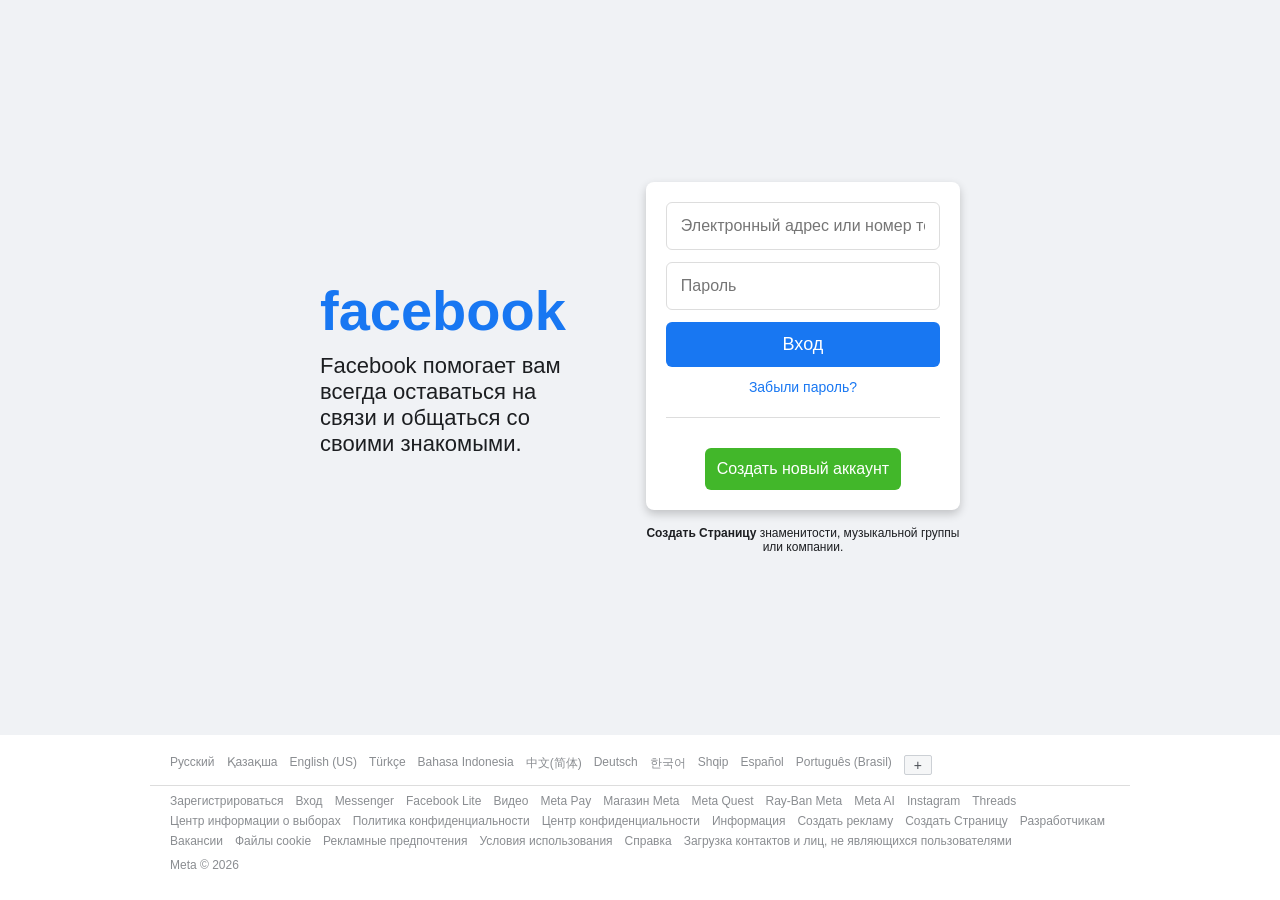
<file: lab2/facebook/index.html>
<!DOCTYPE html>
<html lang="en">
<head>
    <meta charset="UTF-8">
    <meta name="viewport" content="width=device-width, initial-scale=1.0">
    <title>Facebook</title>
    <link rel="stylesheet" href="style.css">
</head>
<body>
    <div class="page-container">
        <div class="left-block">
            <h1>facebook</h1>
            <p>
                Facebook помогает вам всегда оставаться на связи
                и общаться со своими знакомыми.
            </p>
        </div>

        <div class="right-wrapper">
            <div class="login-panel">
                <input type="text" placeholder="Электронный адрес или номер телефона">
                <input type="password" placeholder="Пароль">

                <button class="login">Вход</button>

                <a href="#">Забыли пароль?</a>

                <hr>

                <button class="signup">Создать новый аккаунт</button>
            </div>
            <p class="page-create">
                <strong>Создать Страницу</strong> знаменитости, музыкальной группы или компании.
            </p>
        </div>
    </div>

    <footer class="page-footer">
        <div class="footer-lang">
            <a href="#">Русский</a>
            <a href="#">Қазақша</a>
            <a href="#">English (US)</a>
            <a href="#">Türkçe</a>
            <a href="#">Bahasa Indonesia</a>
            <a href="#">中文(简体)</a>
            <a href="#">Deutsch</a>
            <a href="#">한국어</a>
            <a href="#">Shqip</a>
            <a href="#">Español</a>
            <a href="#">Português (Brasil)</a>
            <span>+</span>
        </div>

        <div class="footer-links">
            <a href="#">Зарегистрироваться</a>
            <a href="#">Вход</a>
            <a href="#">Messenger</a>
            <a href="#">Facebook Lite</a>
            <a href="#">Видео</a>
            <a href="#">Meta Pay</a>
            <a href="#">Магазин Meta</a>
            <a href="#">Meta Quest</a>
            <a href="#">Ray-Ban Meta</a>
            <a href="#">Meta AI</a>
            <a href="#">Instagram</a>
            <a href="#">Threads</a>
            <a href="#">Центр информации о выборах</a>
            <a href="#">Политика конфиденциальности</a>
            <a href="#">Центр конфиденциальности</a>
            <a href="#">Информация</a>
            <a href="#">Создать рекламу</a>
            <a href="#">Создать Страницу</a>
            <a href="#">Разработчикам</a>
            <a href="#">Вакансии</a>
            <a href="#">Файлы cookie</a>
            <a href="#">Рекламные предпочтения</a>
            <a href="#">Условия использования</a>
            <a href="#">Справка</a>
            <a href="#">Загрузка контактов и лиц, не являющихся пользователями</a>
        </div>

        <div class="footer-meta">Meta © 2026</div>
    </footer>

</body>
</html>
</file>
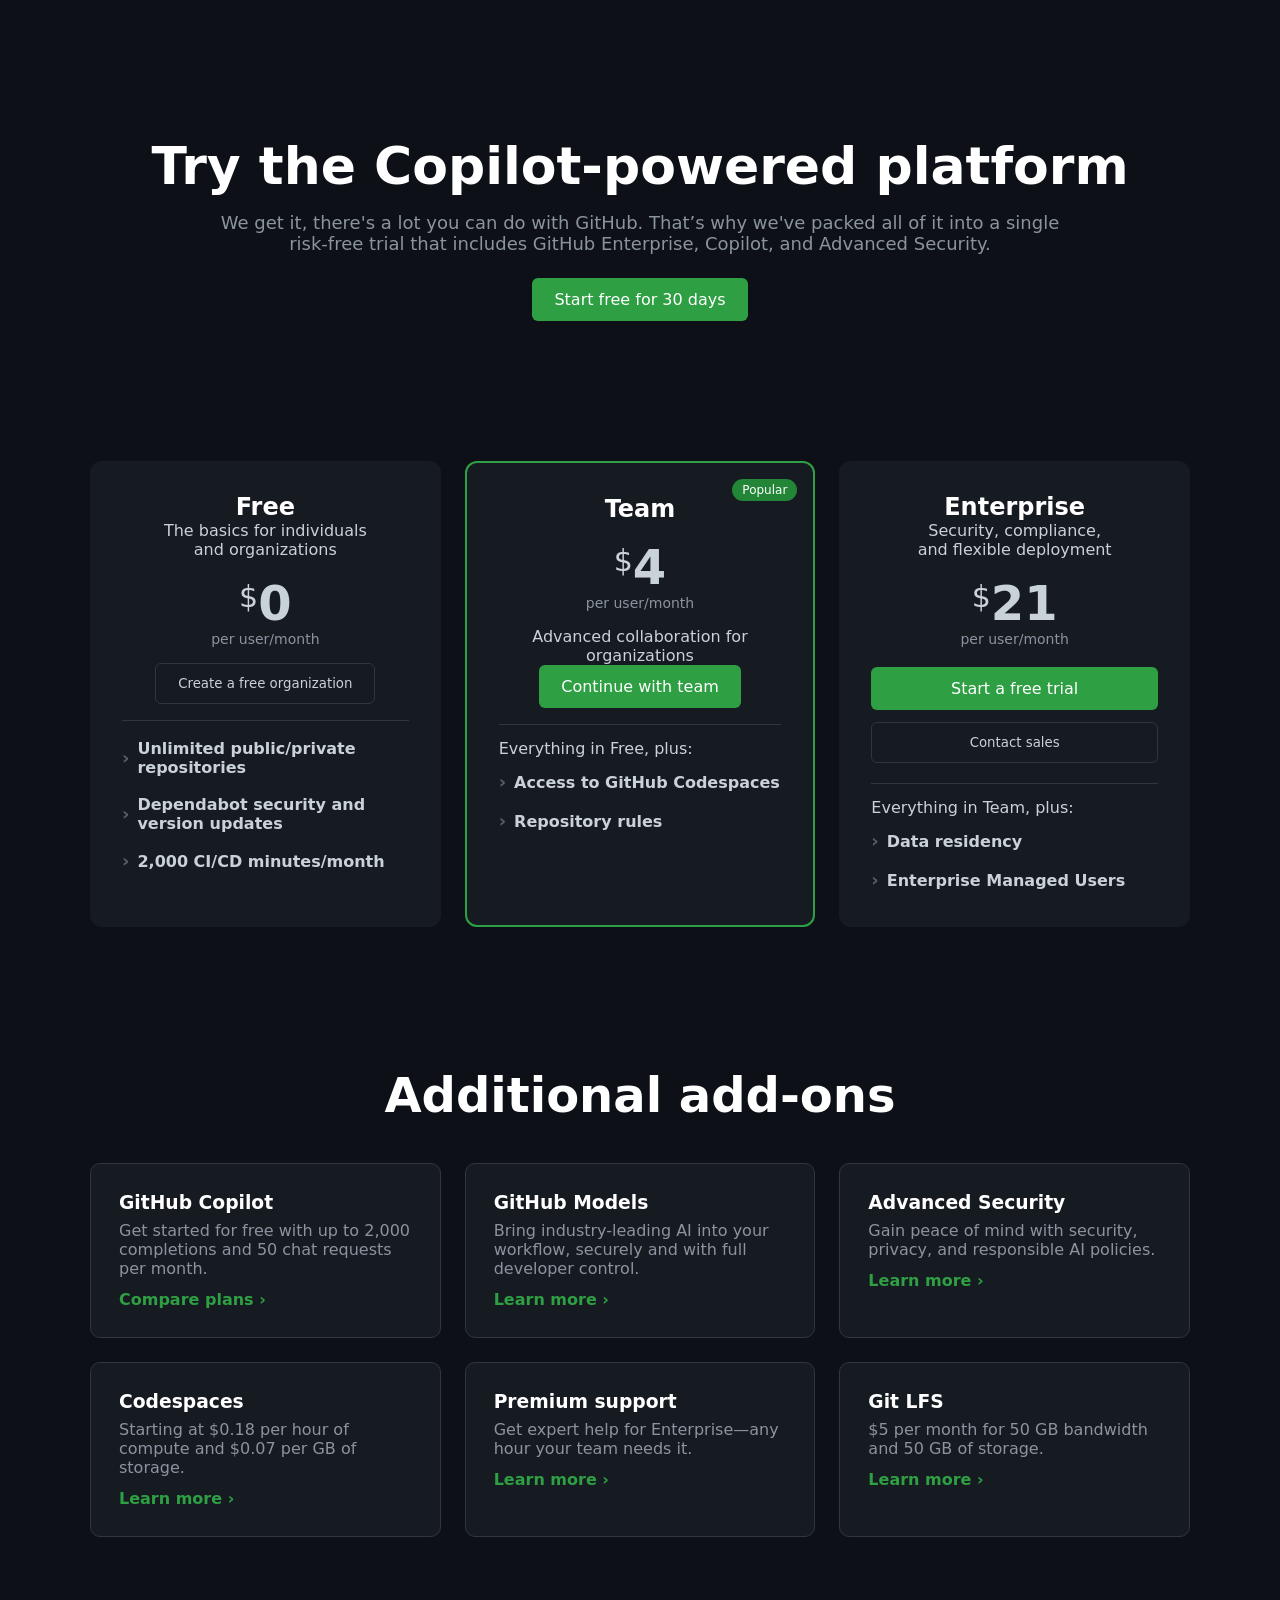
<file: lab2/github/index.html>
<!DOCTYPE html>
<html lang="en">
<head>
  <meta charset="UTF-8">
  <title>GitHub Pricing</title>
  <link rel="stylesheet" href="style.css">
</head>
<body>

<main>

  
  <section class="hero">
    <h1>Try the Copilot-powered platform</h1>
    <p>
      We get it, there's a lot you can do with GitHub.
      That’s why we've packed all of it into a single
      risk-free trial that includes GitHub Enterprise, Copilot, and Advanced Security.
    </p>
    <button class="primary-btn">Start free for 30 days</button>
  </section>

  
  <section class="pricing">
    <div class="pricing-grid">

      
      <div class="card">
        <h2>Free</h2>
        <p>The basics for individuals<br>and organizations</p>

         <div class="price">
            <sup>$</sup><span class="price-num">0</span>
            <span class="pum">per user/month</span>
        </div>

        <button class="outline-btn">Create a free organization</button>

        <div class="details-list">
            <details>
            <summary>Unlimited public/private repositories</summary>
        <div class="detail-body">
        Host open source projects in public GitHub repositories.
        </div>
        </details>

        <details>
            <summary>Dependabot security and version updates</summary>
            <div class="detail-body">
                Automatically update vulnerable dependencies.
            </div>
        </details>

        <details>
            <summary>2,000 CI/CD minutes/month</summary>
            <div class="detail-body">
                Use GitHub Actions to automate workflows.
            </div>
        </details>
    </div>
</div>


      
      <div class="card highlighted">
        <span class="badge">Popular</span>

        <h2>Team</h2>

        <div class="price">
            <sup>$</sup><span class="price-num">4</span>
            <span class="pum">per user/month</span>
        </div>

        <p class="desc">Advanced collaboration for organizations</p>
        <button class="primary-btn">Continue with team</button>

        <div class="details-list">
        <div class="included">Everything in Free, plus:</div>

        <details>
            <summary>Access to GitHub Codespaces</summary>
            <div class="detail-body">
                 Cloud-powered development environments.
            </div>
        </details>

        <details>
            <summary>Repository rules</summary>
            <div class="detail-body">
                Enforce branch protection and reviews.
            </div>
        </details>
    </div>
</div>


      
      <div class="card">
        <h2>Enterprise</h2>
        <p>Security, compliance,<br>and flexible deployment</p>

        <div class="price">
            <sup>$</sup><span class="price-num">21</span>
            <span class="pum">per user/month</span>
        </div>

        <div class="enterprise-buttons">
            <button class="primary-btn">Start a free trial</button>
            <button class="outline-btn">Contact sales</button>
        </div>

        <div class="details-list">
        <div class="included">Everything in Team, plus:</div>

        <details>
            <summary>Data residency</summary>
            <div class="detail-body">
                GitHub Enterprise Cloud offers a multi-tenant enterprise SaaS solution on Microsoft Azure,
                allowing you to choose a regional cloud deployment for data residency.
            </div>
        </details>

        <details>
            <summary>Enterprise Managed Users</summary>
            <div class="detail-body">
                Own and control the user accounts of your enterprise members through your identity provider (IdP).
            </div>
        </details>
    </div>
</div>

</section>

  
  <section class="addons">
    <h2>Additional add-ons</h2>

    <div class="addon-grid">
        <div class="addon-card">
        <h3>GitHub Copilot</h3>
        <p>Get started for free with up to 2,000 completions and 50 chat requests per month.</p>
        <a href="#">Compare plans ›</a>
      </div>

      <div class="addon-card">
        <h3>GitHub Models</h3>
        <p>Bring industry-leading AI into your workflow, securely and with full developer control.</p>
        <a href="#">Learn more ›</a>
      </div>

      <div class="addon-card">
        <h3>Advanced Security</h3>
        <p>Gain peace of mind with security, privacy, and responsible AI policies.</p>
        <a href="#">Learn more ›</a>
      </div>

      <div class="addon-card">
        <h3>Codespaces</h3>
        <p>Starting at $0.18 per hour of compute and $0.07 per GB of storage.</p>
        <a href="#">Learn more ›</a>
      </div>

      <div class="addon-card">
        <h3>Premium support</h3>
        <p>Get expert help for Enterprise—any hour your team needs it.</p>
        <a href="#">Learn more ›</a>
      </div>

      <div class="addon-card">
        <h3>Git LFS</h3>
        <p>$5 per month for 50 GB bandwidth and 50 GB of storage.</p>
        <a href="#">Learn more ›</a>
      </div>

    </div>
  </section>

</main>

</body>
</html>
</file>
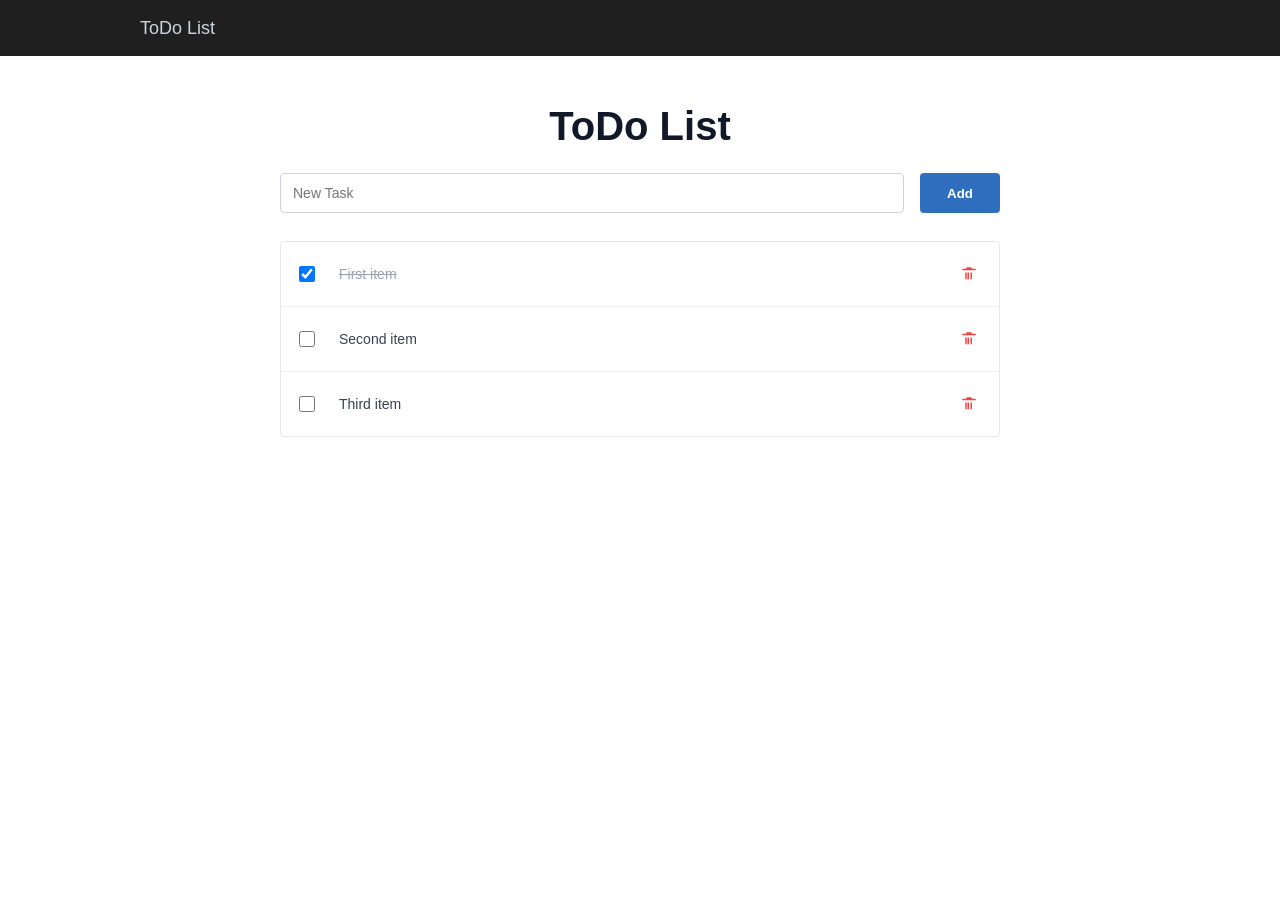
<file: lab3/task2/index.html>
<!DOCTYPE html>
<html lang="en">
<head>
  <meta charset="UTF-8" />
  <meta name="viewport" content="width=device-width, initial-scale=1.0" />
  <title>ToDo List</title>
  <link rel="stylesheet" href="style.css" />
</head>
<body>

  <header class="topbar">
    <div class="topbar-inner">ToDo List</div>
  </header>

  <main class="page">
    <h1 class="title">ToDo List</h1>

    <section class="controls">
      <input id="todo-input" type="text" placeholder="New Task" autocomplete="off" />
      <button id="addBtn" type="button">Add</button>
    </section>

    <section class="card">
      <ul id="todo-list" class="list"></ul>
    </section>
  </main>

  <script src="script.js"></script>
</body>
</html>
</file>
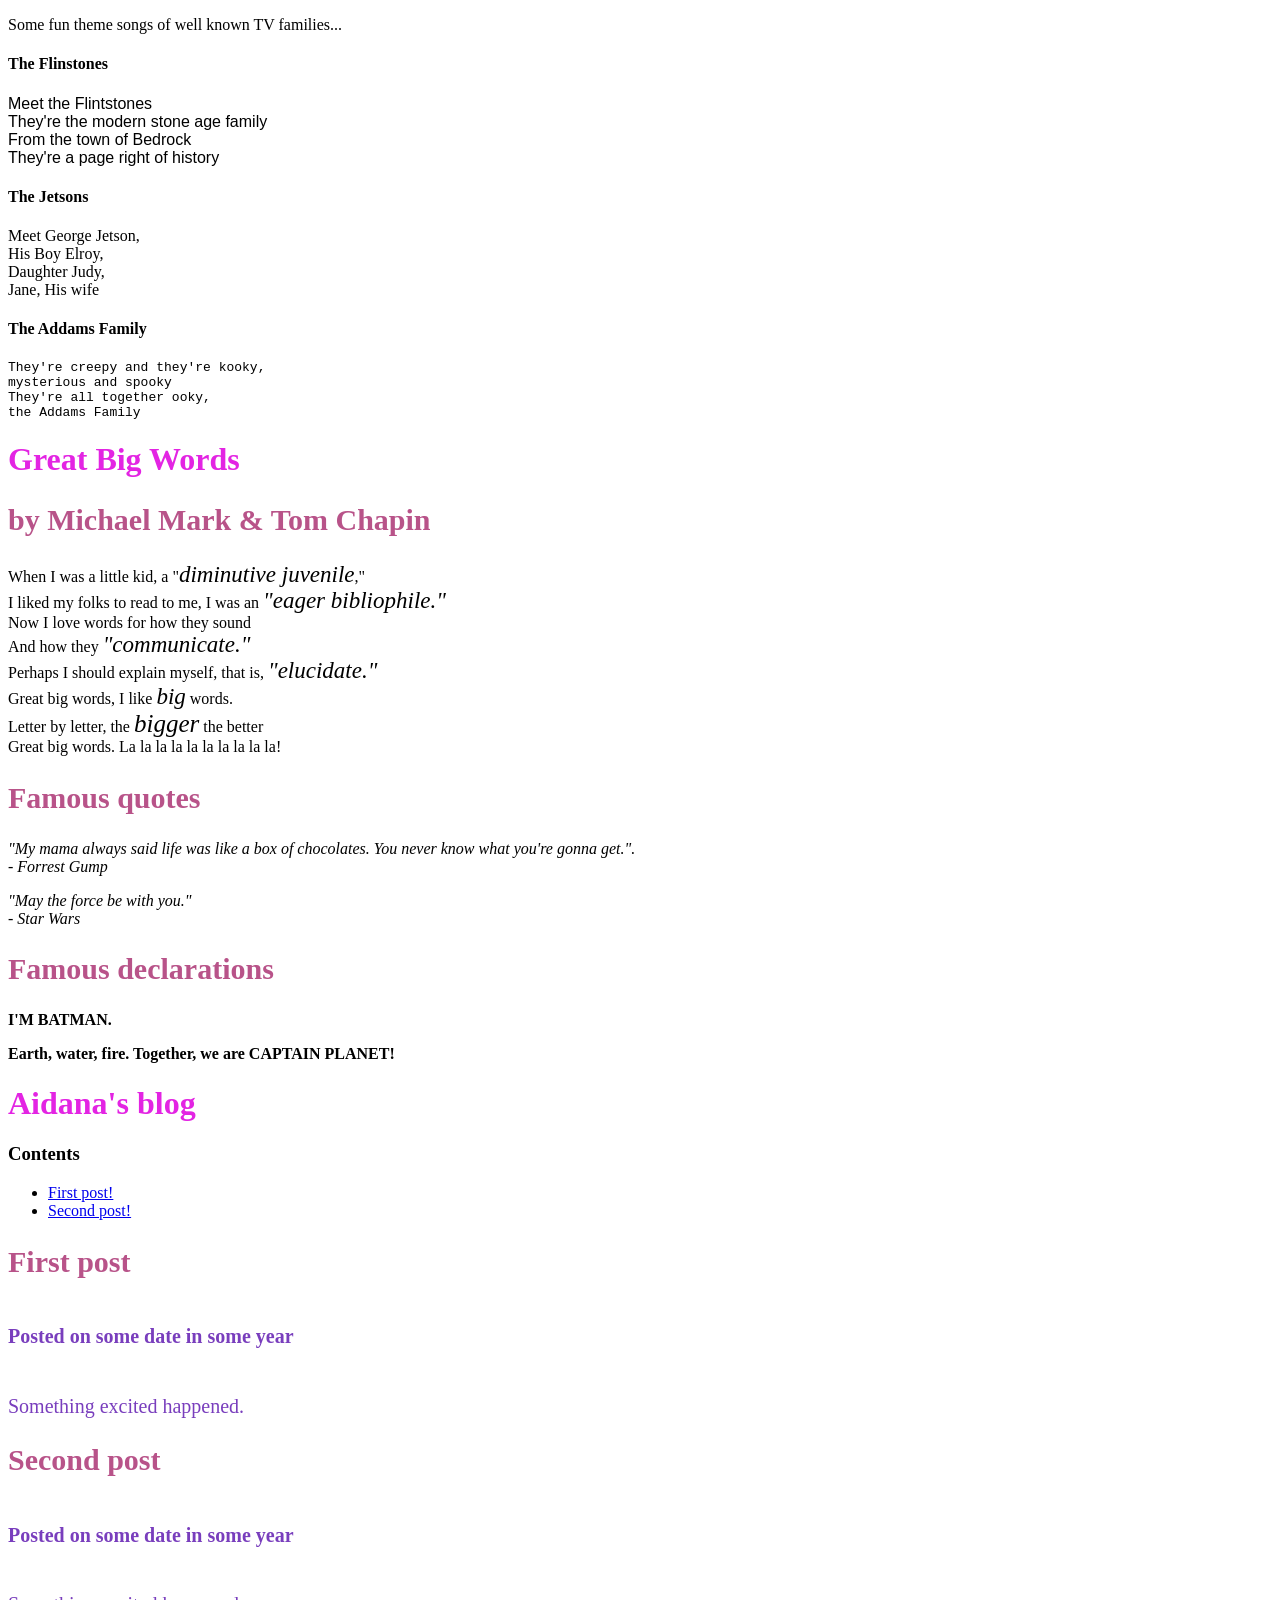
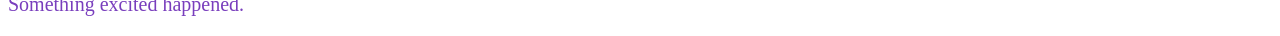
<file: lab1/khanacademy1/lesson4.html>
<!-- Lesson 4: CSS text properties -->
 <!-- #1challenge -->
<!DOCTYPE html>
<html>
    <head>
        <meta charset="utf-8">
        <title>Challenge: Fancy font families</title>
        <style>
        #flinstones {
            font-family: sans-serif;
        }
        
        #jetsons {
            font-family:serif;
        }
        
        #addams {
            font-family:monospace;
        }
        body{
            font-family:fantasy;
        }
        </style>
    </head>
    <body>
    
    <p>Some fun theme songs of well known TV families...</p>
    
    <h4>The Flinstones</h4>
    <p id="flinstones">
    Meet the Flintstones<br>
    They're the modern stone age family<br>
    From the town of Bedrock<br>
    They're a page right of history</p>
    
    <h4>The Jetsons</h4>
    <p id="jetsons">
    Meet George Jetson,<br>
    His Boy Elroy,<br>
    Daughter Judy,<br>
    Jane, His wife
    </p>

    <h4>The Addams Family</h4>
    <p id="addams">
    They're creepy and they're kooky,<br>
    mysterious and spooky<br>
    They're all together ooky,<br>
    the Addams Family 
    </p>
    </body>
</html>

<!-- #2challenge -->

<!DOCTYPE html>
<html>
    <head>
        <meta charset="utf-8">
        <title>Challenge: Great big font sizes</title>
        <style>
            .big {
                font-size:23px;
            }
            
            .bigger { 
                font-size:25px;
            }
        </style>
    </head>
    <body>

<h1>Great Big Words</h1>
<h2>by Michael Mark & Tom Chapin</h2>

<p>When I was a little kid,
a "<em class="big">diminutive juvenile</em>," <br>
I liked my folks to read to me,
I was an <em class="big">"eager bibliophile."</em> <br>
Now I love words for how they sound <br>
And how they <em class="big">"communicate."</em> <br>
Perhaps I should explain myself,
that is, <em class="big">"elucidate."</em> <br>
Great big words, I like <em class="big">big</em> words. <br>
Letter by letter, the <em class="bigger">bigger</em> the better <br>
Great big words. La la la la la la la la la la!</p>

    </body>
</html>

<!-- #3challenge -->
 <!DOCTYPE html>
<html>
    <head>
        <meta charset="utf-8">
        <title>Challenge: Famous font formats</title>
        <style>
            .declaration {
                font-weight:bold;
            }
            
            .quote {
                font-style:italic;
            }
        </style>
    </head>
    <body>

    <h2>Famous quotes</h2>
    <p class="quote">
    "My mama always said life was like a box of chocolates. You never know what you're gonna get.".
    <br> - Forrest Gump
    </p>
    
    <p class="quote">
    "May the force be with you."
    <br>- Star Wars
    </p>
    
     <h2>Famous declarations</h2>
     
    <p class="declaration">
    I'M BATMAN.
    </p>
    
    <p class="declaration">
    Earth, water, fire. Together, we are CAPTAIN PLANET!
    </p>
    
    </body>
</html>

<!-- #4challenge(Project) -->
<!DOCTYPE html>
<html>
    <head>
        <meta charset="utf-8">
        <title>Project: Blog</title>
        <style>
            h1{
                color:rgb(227, 36, 227);
            }
            h2{
                font-size:30px;
                color:rgb(184, 83, 137);
            }
            #smth{
                font-size:20px;
                color:rgb(121, 62, 189);
            }
            
            
        </style>
    </head>
    <body>
        
        <h1> Aidana's blog</h1>

        <h3>Contents</h3>
        <ul>
            <li><a href="#first">First post!</a></li>
            <li><a href="#second">Second post!</a></li>
        </ul>
        
        <h2 id="first">First post</h2>
        <h6 id="smth">Posted on some date in some year</h6>
        
        <p id="smth">Something excited happened.</p>
        
        <h2 id="second">Second post</h2>
        <h6 id="smth">Posted on some date in some year</h6>
        
        <p id="smth">Something excited happened.</p>
    </body>
</html>
</file>
<file: lab2/facebook/style.css>
* {
    margin: 0;
    padding: 0;
    box-sizing: border-box;
    font-family: Arial, Helvetica, sans-serif;
}

body {
    background-color: #f0f2f5;
    min-height: 100vh;
    display: flex;
    flex-direction: column;
    align-items: center;
    color: #1c1e21;
}

.page-container {
    flex: 1;
    display: flex;
    width: 50%;
    max-width: 1000px;
    gap: 80px;
    justify-content: center;
    align-items: center;
    margin: 0;
}

.left-block {
    flex: 1;
}

.left-block h1 {
    color: #1877f2;
    font-size: 56px;
    font-weight: 700;
    margin-bottom: 10px;
}

.left-block p {
    font-size: 22px;
    color: #1c1e21;
}

.login-panel {
    width: 100%;
    background: white;
    padding: 20px;
    border-radius: 8px;
    box-shadow: 0 4px 10px rgba(0,0,0,0.2);
    display: flex;
    flex-direction: column;
}

.right-wrapper {
    display: flex;
    flex-direction: column;
    align-items: center;
    gap: 16px;
}

.login-panel input {
    padding: 14px;
    margin-bottom: 12px;
    font-size: 16px;
    border-radius: 6px;
    border: 1px solid #ddd;
}

.login {
    background-color: #1877f2;
    color: white;
    font-size: 18px;
    padding: 12px;
    border: none;
    border-radius: 6px;
    cursor: pointer;
    width: 100%;
}

.login-panel a {
    text-align: center;
    margin: 12px 0;
    color: #1877f2;
    text-decoration: none;
    font-size: 14px;
}

.login-panel a:hover {
    text-decoration: underline;
}

hr {
    margin-top: 10px;
    margin-bottom: 10px;
    padding-top: 10px;
    padding-bottom: 10px;
    border: none;
    border-top: 1px solid #ddd;
}

.signup {
    background-color: #42b72a;
    color: white;
    padding: 12px;
    border: none;
    border-radius: 6px;
    font-size: 16px;
    cursor: pointer;
    align-self: center;
    transition: background-color 0.3s ease;
}

.signup:hover {
    background-color: #338822;
}

.page-create {
    font-size: 12px;
    color: #1c1e21;
    text-align: center;
    max-width: 360px;
}

.page-footer {
    width: 100%;
    background: #fff;
    margin-top: auto;
    padding: 20px 0 28px;
    font-size: 12px;
    color: #8a8d91;
}

.footer-lang,
.footer-links {
    max-width: 980px;
    margin: 0 auto;
    display: flex;
    flex-wrap: wrap;
    gap: 6px 12px;
    padding: 0 20px;
}

.footer-lang {
    padding-bottom: 10px;
    border-bottom: 1px solid #ddd;
    margin-bottom: 8px;
}

.page-footer a {
    color: #8a8d91;
    text-decoration: none;
}

.page-footer a:hover {
    text-decoration: underline;
}

.footer-lang span {
    display: inline-flex;
    align-items: center;
    justify-content: center;
    width: 28px;
    height: 20px;
    border: 1px solid #ccd0d5;
    border-radius: 2px;
    background: #f5f6f7;
    color: #4b4f56;
    font-size: 14px;
}

.footer-meta {
    max-width: 980px;
    margin: 10px auto 0;
    padding: 0 20px;
}
</file>
<file: lab2/github/style.css>
* {
  box-sizing: border-box;
  margin: 0;
  padding: 0;
  font-family: system-ui, -apple-system, BlinkMacSystemFont, sans-serif;
}

body {
  background: #0d1117;
  color: #c9d1d9;
  padding: 56px 24px 80px;
}

.hero {
  text-align: center;
  padding: 80px 20px;
}

.hero h1 {
  font-size: 52px;
  font-weight: 800;
  color: #fff;
  margin-bottom: 16px;
}

.hero p {
  max-width: 860px;
  margin: 0 auto 24px;
  color: #8b949e;
  font-size: 18px;
}

.primary-btn {
  background: #2ea043;
  color: #fff;
  border: none;
  padding: 12px 22px;
  border-radius: 6px;
  font-size: 16px;
  cursor: pointer;
}

.outline-btn {
  background: transparent;
  border: 1px solid #30363d;
  color: #c9d1d9;
  padding: 12px 22px;
  border-radius: 6px;
  cursor: pointer;
}

.enterprise-buttons {
  display: flex;
  flex-direction: column;
  gap: 12px;
  margin: 20px 0;
}


.pricing {
  padding: 60px 0;
}

.pricing-grid {
  max-width: 1100px;
  margin: 0 auto;
  display: grid;
  grid-template-columns: repeat(3, 1fr);
  gap: 24px;
}

.card {
  background: #161b22;
  padding: 32px;
  border-radius: 12px;
  position: relative;
  text-align: center;
}

.card h2 {
  color: #fff;
}

.price {
  font-size: 36px;
  margin: 16px 0;
}

.price-num {
  font-size: 48px;
  font-weight: 700;
}

.pum {
  display: block;
  font-size: 14px;
  color: #8b949e;
}

.badge {
  position: absolute;
  top: 16px;
  right: 16px;
  background: #238636;
  color: white;
  font-size: 12px;
  padding: 4px 10px;
  border-radius: 20px;
}

.highlighted {
  border: 2px solid #2ea043;
}


details { 
    border: 0; 
}
.details-list {
    text-align: left;
    border-top: 1px solid #30363d;
    padding-top: 14px;
    margin-top: 16px;
    display: flex;
    flex-direction: column;
    gap: 10px;
}
summary {
    list-style: none;
    cursor: pointer;
    font-weight: 600;
    display: flex;
    align-items: center;
    gap: 8px;
    color: #c9d1d9;
    padding: 4px 0;
}

summary::before {
    content: "›";
    transform: translateY(-1px);
    color: #57606a;
    font-size: 18px;
}

details[open] summary::before {
    transform: rotate(90deg);
}

.detail-body {
    color: #8b949e;
    padding: 6px 0 4px 20px;
    line-height: 1.5;
    font-size: 14px;
}


.addons {
  max-width: 1100px;
  margin: 80px auto 0;
}

.addons h2 {
  text-align: center;
  font-size: 48px;
  color: #fff;
  margin-bottom: 40px;
}

.addon-grid {
  display: grid;
  grid-template-columns: repeat(3, 1fr);
  gap: 24px;
}

.addon-card {
  background: #161b22;
  border: 1px solid #30363d;
  border-radius: 10px;
  padding: 28px;
  transition: 0.3s ease;
}

.addon-card:hover {
  transform: translateY(-6px);
  border-color: #2ea043;
}

.addon-icon {
  font-size: 28px;
  margin-bottom: 12px;
}

.addon-card h3 {
  color: #fff;
  margin-bottom: 8px;
}

.addon-card p {
  color: #8b949e;
  margin-bottom: 12px;
}

.addon-card a {
  color: #2ea043;
  text-decoration: none;
  font-weight: 600;
}



@media (max-width: 900px) {
  .pricing-grid,
  .addon-grid {
    grid-template-columns: 1fr;
  }

  .hero h1 {
    font-size: 32px;
  }
}
</file>
<file: lab3/task2/style.css>
* {
  box-sizing: border-box;
}

body {
  margin: 0;
  font-family: Arial, sans-serif;
  background: #ffffff;
  color: #111827;
}

/* Top black bar */
.topbar {
  height: 56px;
  background: #1f1f1f;
  display: flex;
  align-items: center;
}

.topbar-inner {
  width: min(1000px, 92%);
  margin: 0 auto;
  color: #cbd5e1;
  font-size: 18px;
}

/* Page layout */
.page {
  width: min(1000px, 92%);
  margin: 48px auto;
  text-align: center;
}

.title {
  margin: 0 0 24px;
  font-size: 40px;
  font-weight: 700;
}

/* Input + button row */
.controls {
  width: min(720px, 100%);
  margin: 0 auto 28px;
  display: grid;
  grid-template-columns: 1fr 80px;
  gap: 16px;
  align-items: center;
}

.controls input {
  height: 40px;
  padding: 0 12px;
  border: 1px solid #d1d5db;
  border-radius: 4px;
  font-size: 14px;
  outline: none;
}

.controls input:focus {
  border-color: #60a5fa;
  box-shadow: 0 0 0 3px rgba(96, 165, 250, 0.25);
}

.controls button {
  height: 40px;
  border: none;
  border-radius: 4px;
  background: #2f6fbd;
  color: white;
  font-weight: 600;
  cursor: pointer;
}

.controls button:hover {
  filter: brightness(0.95);
}

/* Card with list */
.card {
  width: min(720px, 100%);
  margin: 0 auto;
  border: 1px solid #e5e7eb;
  border-radius: 4px;
  background: #fff;
  overflow: hidden;
}

.list {
  list-style: none;
  margin: 0;
  padding: 0;
}

.item {
  display: grid;
  grid-template-columns: 44px 1fr 44px;
  align-items: center;
  padding: 16px 14px;
  border-top: 1px solid #eef2f7;
}

.item:first-child {
  border-top: none;
}

.item input[type="checkbox"] {
  width: 16px;
  height: 16px;
  cursor: pointer;
  justify-self: start;
}

.item span {
  text-align: left;
  font-size: 14px;
  color: #374151;
}

/* done state */
.item.done span {
  text-decoration: line-through;
  color: #9ca3af;
}

/* delete icon */
.delete-btn {
  width: 32px;
  height: 32px;
  border: none;
  background: transparent;
  cursor: pointer;
  justify-self: end;
  display: flex;
  align-items: center;
  justify-content: center;
}

.delete-btn svg {
  width: 18px;
  height: 18px;
  fill: #ef4444;
}

.delete-btn:hover svg {
  filter: brightness(0.9);
}
</file>
